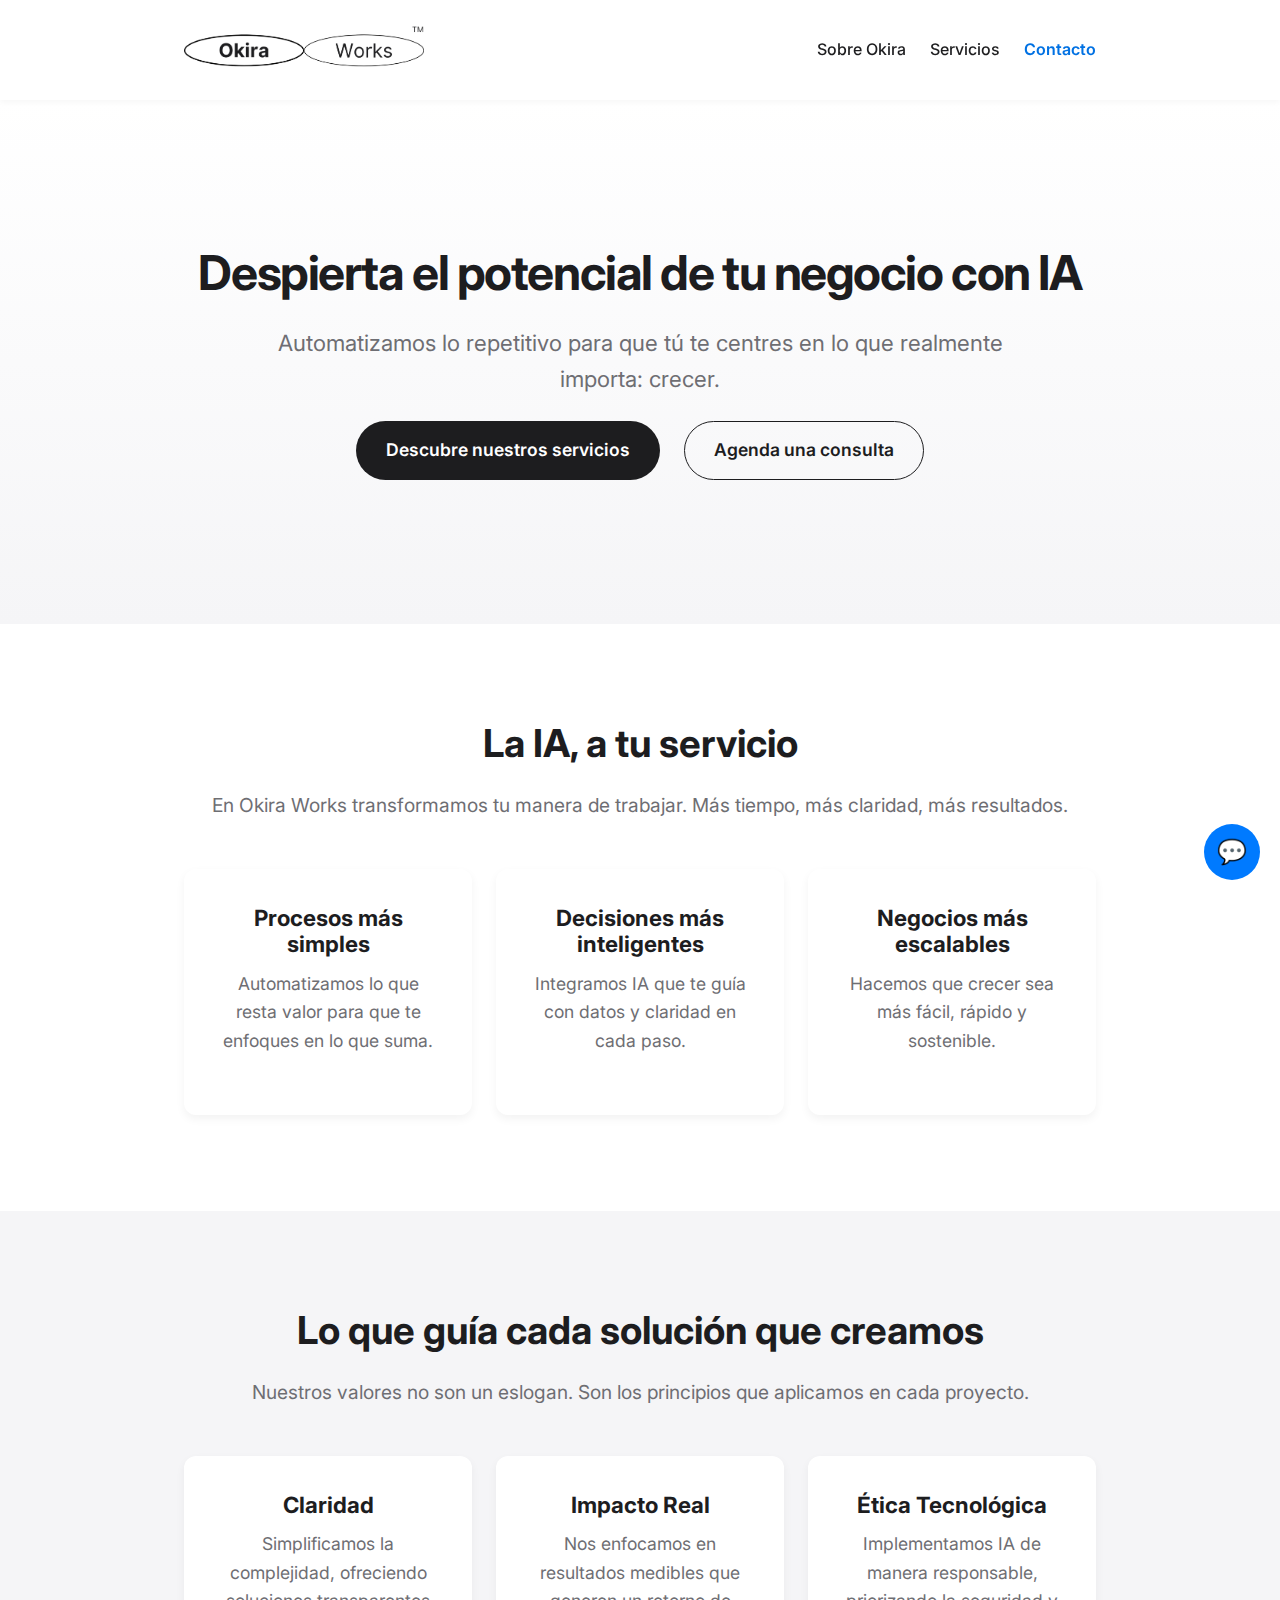
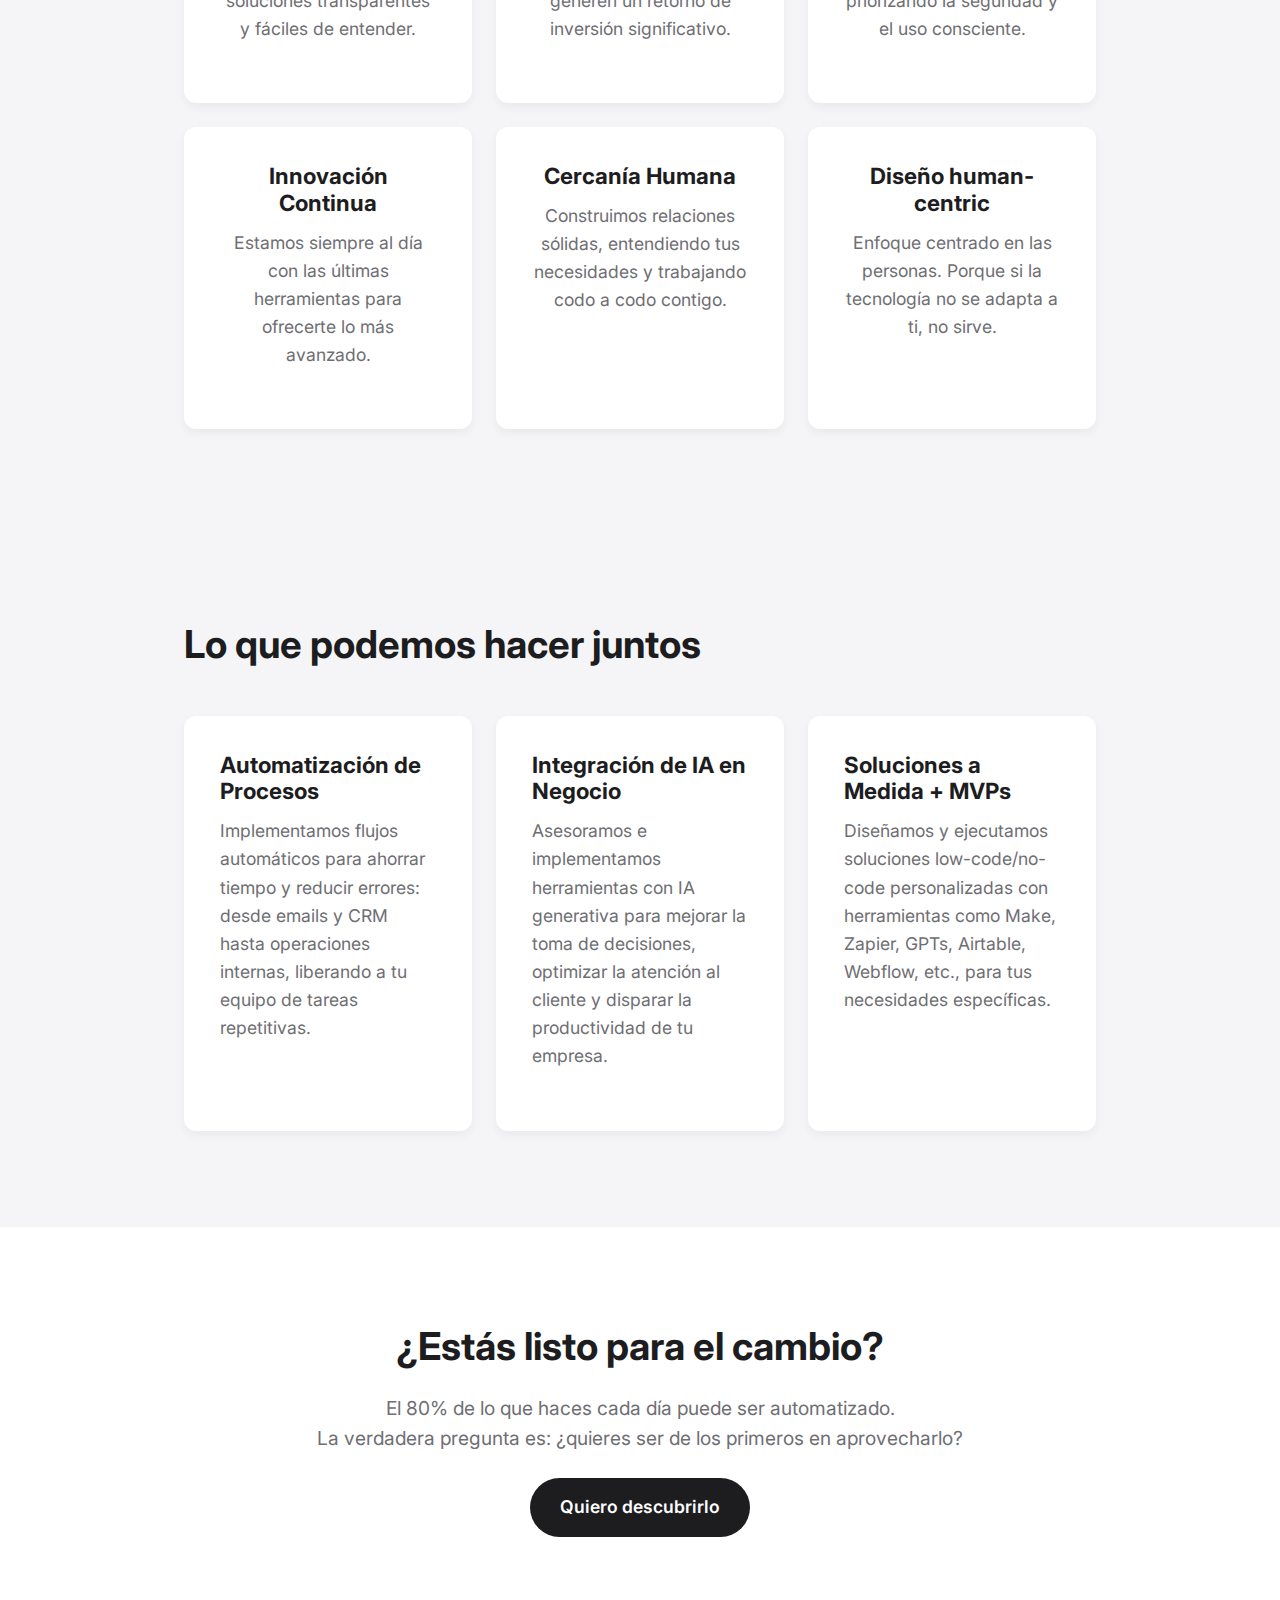
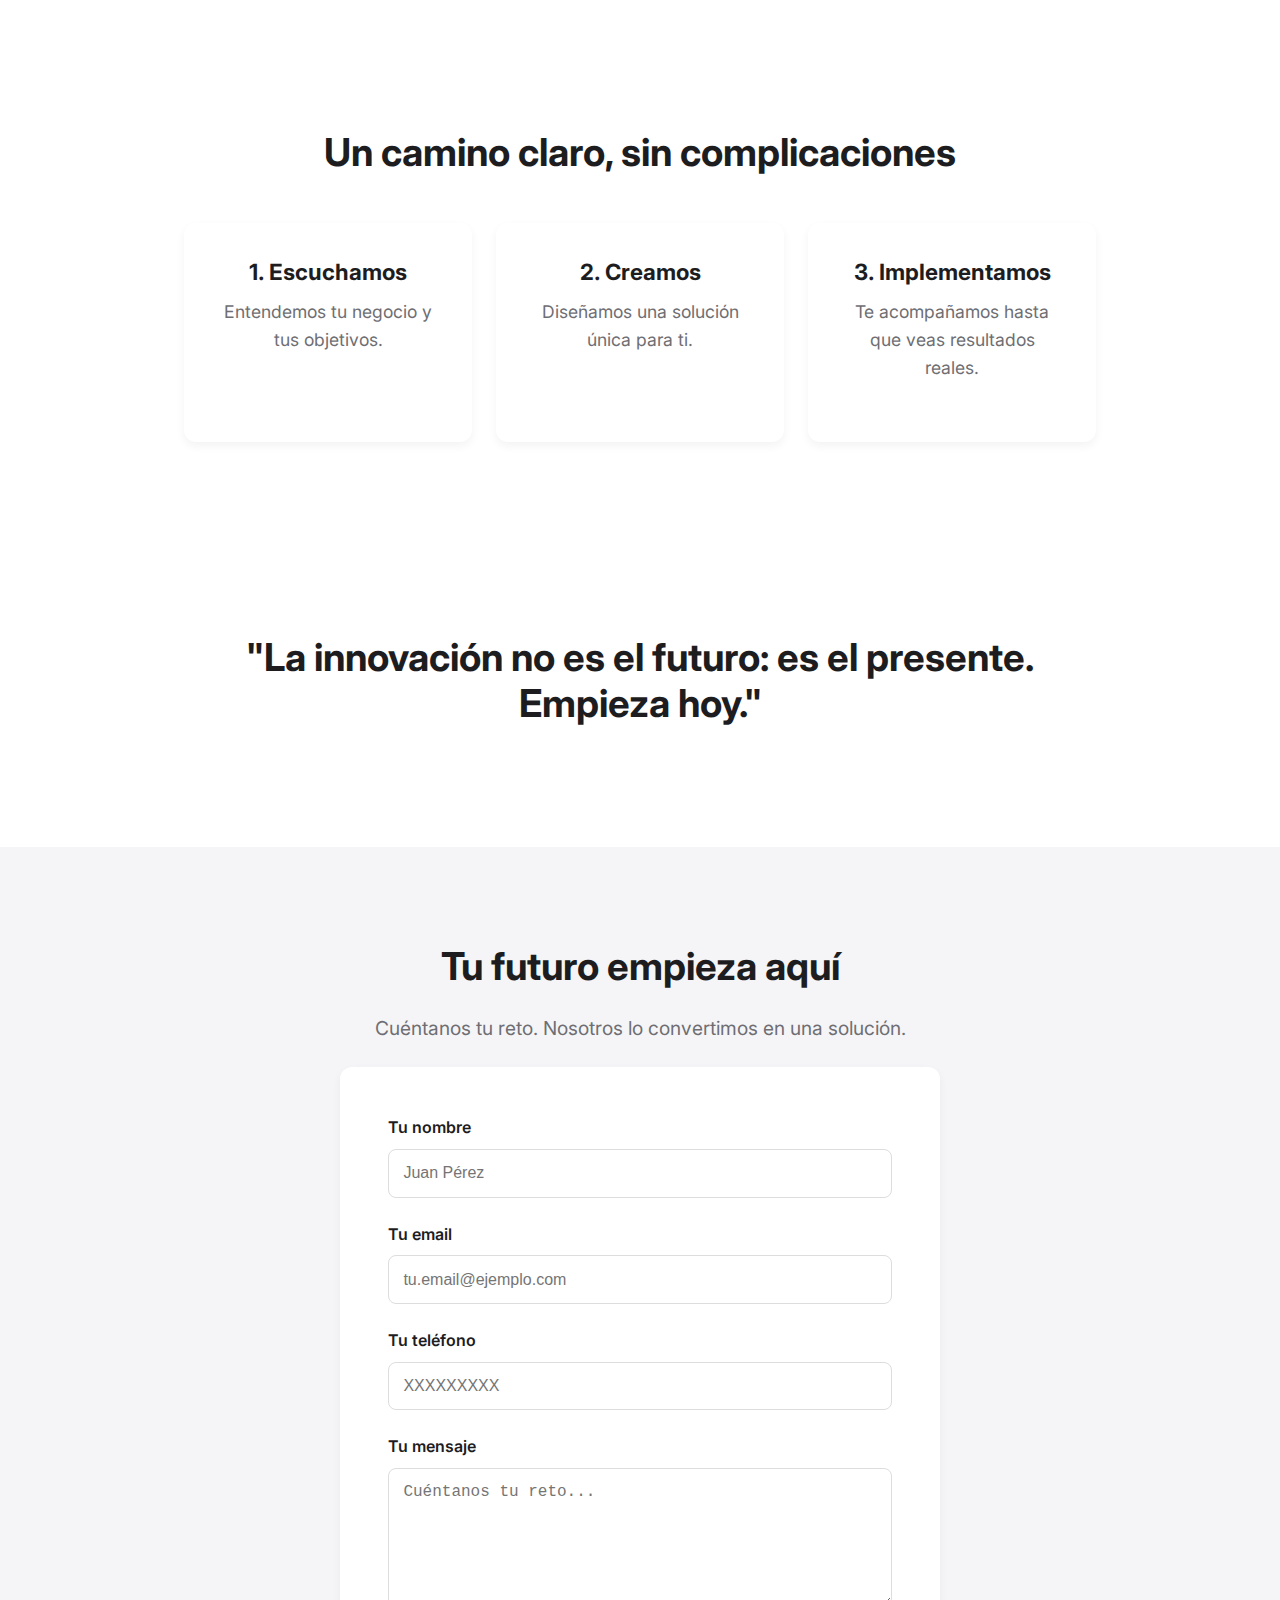
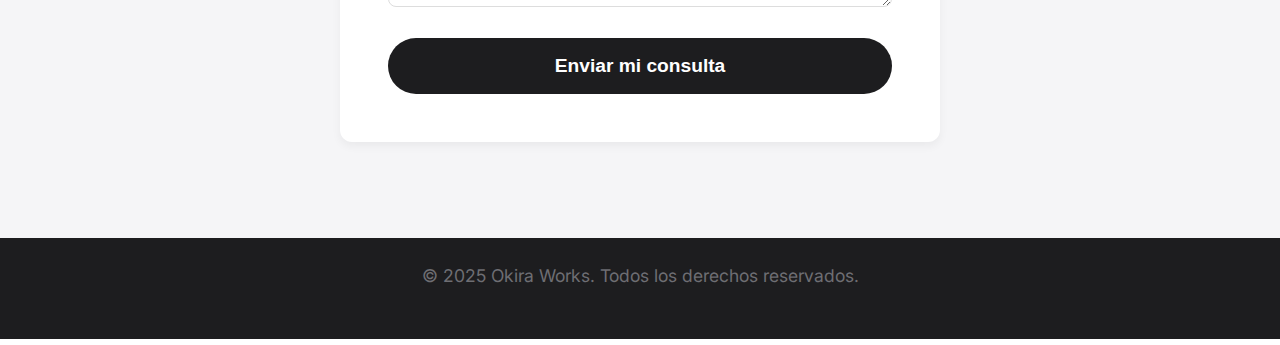
<file: index.html>
<!DOCTYPE html>
<html lang="es">

<head>
  <meta charset="UTF-8" />
  <meta name="viewport" content="width=device-width, initial-scale=1.0" />
  <title>Okira Works - Automatización y IA</title>
  <link href="https://fonts.googleapis.com/css2?family=Inter:wght@300;400;500;600;700;800&display=swap" rel="stylesheet">
  <!-- Enlace a tu archivo CSS externo -->
  <link rel="stylesheet" href="style.css">
</head>

<body>
  <!-- Navegación principal -->
  <nav class="navbar">
    <div class="container">
<a href="#" class="logo">
  <img src="Okira_Works_logo_classic_recortado.png" alt="Okira Works" style="height: 60px;">
</a>
      <ul class="nav-links">
        <li><a href="#sobre">Sobre Okira</a></li>
        <li><a href="#servicios">Servicios</a></li>
        <li><a href="#contacto" class="nav-highlight">Contacto</a></li>
      </ul>
    </div>
  </nav>

  <!-- Sección principal (Hero Section) -->
  <header class="hero-section">
    <div class="container">
      <h1 class="hero-title">Despierta el potencial de tu negocio con IA</h1>
      <p class="hero-subtitle">Automatizamos lo repetitivo para que tú te centres en lo que realmente importa: crecer.</p>
      <div class="hero-actions">
        <a href="#servicios" class="btn btn-primary">Descubre nuestros servicios</a>
        <a href="#contacto" class="btn btn-secondary">Agenda una consulta</a>
      </div>
    </div>
  </header>

  <!-- Sobre Okira -->
  <section id="sobre" class="section-padded">
    <div class="container text-center">
      <h2 class="section-title">La IA, a tu servicio</h2>
      <p class="section-subtitle">En Okira Works transformamos tu manera de trabajar. Más tiempo, más claridad, más resultados.</p>
      <div class="values-grid">
        <div class="value-item">
          <h3>Procesos más simples</h3>
          <p>Automatizamos lo que resta valor para que te enfoques en lo que suma.</p>
        </div>
        <div class="value-item">
          <h3>Decisiones más inteligentes</h3>
          <p>Integramos IA que te guía con datos y claridad en cada paso.</p>
        </div>
        <div class="value-item">
          <h3>Negocios más escalables</h3>
          <p>Hacemos que crecer sea más fácil, rápido y sostenible.</p>
        </div>
      </div>
    </div>
  </section>

<!-- Sección Valores -->
<section id="valores" class="section-padded section-gray">
  <div class="container text-center">
    <h2 class="section-title">Lo que guía cada solución que creamos</h2>
    <p class="section-subtitle">Nuestros valores no son un eslogan. Son los principios que aplicamos en cada proyecto.</p>

    <div class="values-grid">
      <div class="value-item">
        <h3>Claridad</h3>
        <p>Simplificamos la complejidad, ofreciendo soluciones transparentes y fáciles de entender.</p>
      </div>
      <div class="value-item">
        <h3>Impacto Real</h3>
        <p>Nos enfocamos en resultados medibles que generen un retorno de inversión significativo.</p>
      </div>
      <div class="value-item">
        <h3>Ética Tecnológica</h3>
        <p>Implementamos IA de manera responsable, priorizando la seguridad y el uso consciente.</p>
      </div>
      <div class="value-item">
        <h3>Innovación Continua</h3>
        <p>Estamos siempre al día con las últimas herramientas para ofrecerte lo más avanzado.</p>
      </div>
      <div class="value-item">
        <h3>Cercanía Humana</h3>
        <p>Construimos relaciones sólidas, entendiendo tus necesidades y trabajando codo a codo contigo.</p>
      </div>
      <div class="value-item">
        <h3>Diseño human-centric</h3>
        <p>Enfoque centrado en las personas. Porque si la tecnología no se adapta a ti, no sirve.</p>
      </div>
    </div>
  </div>
</section>


  <!-- Sección Servicios -->
  <section id="servicios" class="section-padded section-gray">
    <div class="container">
      <h2 class="section-title">Lo que podemos hacer juntos</h2>
      <div class="services-grid">
        <div class="service-card">
          <h3>Automatización de Procesos</h3>
          <p>Implementamos flujos automáticos para ahorrar tiempo y reducir errores: desde emails y CRM hasta operaciones internas, liberando a tu equipo de tareas repetitivas.</p>
        </div>
        <div class="service-card">
          <h3>Integración de IA en Negocio</h3>
          <p>Asesoramos e implementamos herramientas con IA generativa para mejorar la toma de decisiones, optimizar la atención al cliente y disparar la productividad de tu empresa.</p>
        </div>
        <div class="service-card">
          <h3>Soluciones a Medida + MVPs</h3>
          <p>Diseñamos y ejecutamos soluciones low-code/no-code personalizadas con herramientas como Make, Zapier, GPTs, Airtable, Webflow, etc., para tus necesidades específicas.</p>
        </div>
      </div>
    </div>
  </section>

    <!-- Intriga -->
  <section id="intriga" class="section-padded text-center">
    <div class="container">
      <h2 class="section-title">¿Estás listo para el cambio?</h2>
      <p class="section-subtitle">El 80% de lo que haces cada día puede ser automatizado.<br>
        La verdadera pregunta es: ¿quieres ser de los primeros en aprovecharlo?</p>
      <a href="#contacto" class="btn btn-primary">Quiero descubrirlo</a>
    </div>
  </section>

   <!-- Método -->
  <section id="metodo" class="section-padded">
    <div class="container text-center">
      <h2 class="section-title">Un camino claro, sin complicaciones</h2>
      <div class="values-grid">
        <div class="value-item">
          <h3>1. Escuchamos</h3>
          <p>Entendemos tu negocio y tus objetivos.</p>
        </div>
        <div class="value-item">
          <h3>2. Creamos</h3>
          <p>Diseñamos una solución única para ti.</p>
        </div>
        <div class="value-item">
          <h3>3. Implementamos</h3>
          <p>Te acompañamos hasta que veas resultados reales.</p>
        </div>
      </div>
    </div>
  </section>

  <!-- Frase aspiracional -->
  <section class="section-padded text-center">
    <div class="container">
      <h2 class="section-title">"La innovación no es el futuro: es el presente. Empieza hoy."</h2>
    </div>
  </section> 

<!-- Contacto -->
<section id="contacto" class="section-padded section-gray">
  <div class="container">
    <h2 class="section-title text-center">Tu futuro empieza aquí</h2>
    <p class="section-subtitle text-center">
      Cuéntanos tu reto. Nosotros lo convertimos en una solución.
    </p>

    <!-- Formulario (sin action/method: lo envía el JS con fetch) -->
    <form id="contact-form-okira" class="contact-form" accept-charset="UTF-8" novalidate>
      <div class="form-group">
        <label for="nombre">Tu nombre</label>
        <input type="text" id="nombre" name="nombre" placeholder="Juan Pérez" required />
      </div>

      <div class="form-group">
        <label for="email">Tu email</label>
        <input type="email" id="email" name="email" placeholder="tu.email@ejemplo.com" required />
      </div>

      <div class="form-group">
        <label for="telefono">Tu teléfono</label>
        <input type="tel" id="telefono" name="telefono" placeholder="XXXXXXXXX" />
      </div>

      <div class="form-group">
        <label for="mensaje">Tu mensaje</label>
        <textarea id="mensaje" name="mensaje" rows="6" placeholder="Cuéntanos tu reto..." required></textarea>
      </div>

      <!-- Metadatos -->
      <input type="hidden" id="page_url" name="page_url" value="" />
      <input type="hidden" id="user_agent" name="user_agent" value="" />

      <!-- Honeypot anti-spam -->
      <div style="position:absolute;left:-5000px;" aria-hidden="true">
        <input type="text" name="website" tabindex="-1" autocomplete="off" />
      </div>

      <button type="submit" class="btn btn-primary" id="submit-btn">Enviar mi consulta</button>
      <div id="form-message" class="form-message hidden" aria-live="polite" style="margin-top:8px;"></div>
    </form>

    <script>
      document.addEventListener('DOMContentLoaded', () => {
        // ===== PRODUCCIÓN (workflow ACTIVO en n8n) =====
        const WEBHOOK_URL = "https://n8n.srv902914.hstgr.cloud/webhook/okiraworks/form-web";

        const form = document.getElementById("contact-form-okira");
        const msg = document.getElementById("form-message");
        const btn = document.getElementById("submit-btn");

        // Metadatos
        document.getElementById("page_url").value = location.href;
        document.getElementById("user_agent").value = navigator.userAgent;

        // Envío del formulario
        form.addEventListener("submit", async (e) => {
          e.preventDefault();

          btn.disabled = true; btn.style.opacity = "0.7";
          msg.classList.remove("hidden");
          msg.style.color = "#333";
          msg.textContent = "Enviando…";

          const data = new URLSearchParams(new FormData(form));
          console.log("[OKIRA] POST", WEBHOOK_URL, data.toString());

          try {
            const res = await fetch(WEBHOOK_URL, {
              method: "POST",
              headers: { "Content-Type": "application/x-www-form-urlencoded" },
              body: data.toString(),
            });

            if (!res.ok) throw new Error("HTTP " + res.status);

            let out = null;
            try { out = await res.json(); } catch (_) {}

            msg.style.color = "#1a7f37";
            msg.textContent = (out && out.mensaje) ? out.mensaje : "¡Gracias! Tu consulta fue enviada.";
            form.reset();
          } catch (err) {
            console.error("[OKIRA] Error fetch:", err);
            msg.style.color = "#b00020";
            msg.textContent = "Hubo un problema al enviar tu mensaje. Inténtalo de nuevo.";
          } finally {
            btn.disabled = false; btn.style.opacity = "1";
          }
        });
      });
    </script>
  </div>
</section>


<script>
  // Rellena automáticamente los campos ocultos
  document.getElementById("page_url").value = location.href;
  document.getElementById("user_agent").value = navigator.userAgent;
</script>

  <!-- Footer -->
  <footer>
    <div class="container">
      <p>&copy; 2025 Okira Works. Todos los derechos reservados.</p>
    </div>
  </footer>

  <script src="script.js"></script>
</body>
</html>

<!-- Asistente Okira -->
<style>
  #okira-bot {
    position: fixed;
    bottom: 20px;
    right: 20px;
    z-index: 9999;
  }

  #okira-chat {
    display: none;
    position: fixed;
    bottom: 80px;
    right: 20px;
    width: 320px;
    max-height: 450px;
    background: white;
    border: 1px solid #ccc;
    border-radius: 12px;
    box-shadow: 0 4px 16px rgba(0,0,0,0.2);
    font-family: 'Inter', sans-serif;
    flex-direction: column;
    overflow: hidden;
  }

  #okira-header {
    background: #007aff;
    color: white;
    padding: 10px;
    font-weight: 600;
    text-align: center;
  }

  #okira-messages {
    padding: 10px;
    height: 300px;
    overflow-y: auto;
    font-size: 14px;
  }

  #okira-input {
    display: flex;
    border-top: 1px solid #eee;
  }

  #okira-input input {
    flex: 1;
    border: none;
    padding: 10px;
  }

  #okira-input button {
    background: #007aff;
    color: white;
    border: none;
    padding: 10px 14px;
    cursor: pointer;
  }

  .okira-msg {
    margin-bottom: 8px;
  }

  .okira-user span {
    background: #007aff;
    color: white;
    padding: 8px 12px;
    border-radius: 18px;
    float: right;
    clear: both;
  }

  .okira-bot span {
    background: #f1f1f1;
    padding: 8px 12px;
    border-radius: 18px;
    float: left;
    clear: both;
  }
</style>

<div id="okira-bot">
  <button onclick="toggleChat()" style="background:#007aff;color:white;border:none;border-radius:50%;width:56px;height:56px;font-size:24px;">💬</button>
</div>

<div id="okira-chat">
  <div id="okira-header">Okira Asistente</div>
  <div id="okira-messages"></div>
  <div id="okira-input">
    <input type="text" id="okira-text" placeholder="Escribe tu mensaje..." />
    <button onclick="sendToOkira()">➤</button>
  </div>
</div>

<script>
  const chatBox = document.getElementById('okira-chat');
  const messagesBox = document.getElementById('okira-messages');
  const inputField = document.getElementById('okira-text');

  function toggleChat() {
    chatBox.style.display = chatBox.style.display === 'flex' ? 'none' : 'flex';
    chatBox.style.flexDirection = 'column';
  }

  function addMessage(text, sender) {
    const msg = document.createElement('div');
    msg.className = `okira-msg okira-${sender}`;
    msg.innerHTML = `<span>${text}</span>`;
    messagesBox.appendChild(msg);
    messagesBox.scrollTop = messagesBox.scrollHeight;
  }

  async function sendToOkira() {
    const text = inputField.value.trim();
    if (!text) return;
    addMessage(text, 'user');
    inputField.value = '';

    try {
      const res = await fetch('https://TU_DOMINIO/webhook/asistente-web', {
        method: 'POST',
        headers: { 'Content-Type': 'application/json' },
        body: JSON.stringify({ message: text })
      });
      const data = await res.json();
      const reply = data.respuesta || 'Lo siento, hubo un problema.';
      addMessage(reply, 'bot');
    } catch (err) {
      console.error(err);
      addMessage('Error al conectar con el asistente.', 'bot');
    }
  }

  inputField.addEventListener('keypress', function(e) {
    if (e.key === 'Enter') sendToOkira();
  });
</script>


<!-- Enlace a tu archivo JavaScript externo -->
<script src="script.js"></script>

</body>
</html>
</file>
<file: style.css>
:root {
  --color-primary: #0071E3; /* Azul Apple */
  --color-secondary: #F5F5F7; /* Gris claro */
  --color-dark: #1D1D1F; /* Negro carbón */
  --color-medium: #6E6E73; /* Gris oscuro */
  --color-light: #FFFFFF; /* Blanco */
  --font-inter: 'Inter', sans-serif;
  --max-width: 960px;
  --spacing-unit: 1.5rem;
}

/* Reset & Base */
* {
  margin: 0;
  padding: 0;
  box-sizing: border-box;
}

body {
  font-family: var(--font-inter);
  background: var(--color-light);
  color: var(--color-dark);
  line-height: 1.6;
  -webkit-font-smoothing: antialiased;
  -moz-osx-font-smoothing: grayscale;
}

.container {
  max-width: var(--max-width);
  margin: 0 auto;
  padding: 0 var(--spacing-unit);
}

h1, h2, h3 {
  font-weight: 700;
  line-height: 1.2;
  color: var(--color-dark);
  margin-bottom: calc(var(--spacing-unit) / 2);
}

h1 { font-size: 3.2rem; letter-spacing: -0.03em; }
h2 { font-size: 2.4rem; }
h3 { font-size: 1.4rem; }

p {
  font-size: 1.1rem;
  margin-bottom: var(--spacing-unit);
  color: var(--color-medium);
}

.section-title { margin-bottom: var(--spacing-unit); }
.section-subtitle {
  font-size: 1.2rem;
  font-weight: 400;
  color: var(--color-medium);
  margin-bottom: var(--spacing-unit);
}

/* Layout */
.section-padded { padding: calc(var(--spacing-unit) * 4) 0; }
.section-gray { background-color: var(--color-secondary); }
.text-center { text-align: center; }

/* Navbar */
.navbar {
  background: rgba(255, 255, 255, 0.95);
  padding: 1rem 0;
  position: sticky;
  top: 0;
  z-index: 999;
  box-shadow: 0 2px 6px rgba(0,0,0,0.04);
  backdrop-filter: blur(10px);
}

.navbar .container {
  display: flex;
  justify-content: space-between;
  align-items: center;
}

.logo img { height: 40px; }

.nav-links {
  list-style: none;
  display: flex;
  gap: var(--spacing-unit);
}

.nav-links a {
  color: var(--color-dark);
  text-decoration: none;
  font-weight: 500;
  transition: color 0.2s;
}

.nav-links a:hover {
  color: var(--color-primary);
}

/* Hero */
.hero-section {
  padding: calc(var(--spacing-unit) * 6) var(--spacing-unit);
  text-align: center;
  background: linear-gradient(180deg, var(--color-light), var(--color-secondary));
}

.hero-title {
  font-size: 3rem;
  margin-bottom: var(--spacing-unit);
}

.hero-subtitle {
  font-size: 1.4rem;
  color: var(--color-medium);
  max-width: 800px;
  margin: 0 auto var(--spacing-unit);
}

.hero-actions {
  display: flex;
  justify-content: center;
  gap: var(--spacing-unit);
  flex-wrap: wrap;
}

/* Buttons */
.btn {
  display: inline-block;
  padding: 0.9rem 1.8rem;
  font-size: 1.1rem;
  font-weight: 600;
  border-radius: 9999px;
  border: 1px solid transparent;
  text-decoration: none;
  transition: all 0.2s;
  cursor: pointer;
}

.btn-primary {
  background: var(--color-dark);
  color: var(--color-light);
}

.btn-primary:hover {
  background: var(--color-primary);
}

.btn-secondary {
  background: transparent;
  color: var(--color-dark);
  border: 1px solid var(--color-dark);
}

.btn-secondary:hover {
  background: var(--color-dark);
  color: var(--color-light);
}

.btn-small {
  padding: 0.6rem 1.2rem;
  font-size: 0.9rem;
}

/* Cards */
.values-grid, .services-grid {
  display: grid;
  grid-template-columns: repeat(auto-fit, minmax(280px, 1fr));
  gap: var(--spacing-unit);
  margin-top: calc(var(--spacing-unit) * 2);
}

.value-item, .service-card {
  background: var(--color-light);
  border-radius: 12px;
  padding: calc(var(--spacing-unit) * 1.5);
  box-shadow: 0 4px 10px rgba(0,0,0,0.05);
  transition: transform 0.2s;
}

.value-item:hover, .service-card:hover {
  transform: translateY(-4px);
}

/* Contacto */
.contact-form {
  max-width: 600px;
  margin: 0 auto;
  background: var(--color-light);
  padding: calc(var(--spacing-unit) * 2);
  border-radius: 12px;
  box-shadow: 0 4px 10px rgba(0,0,0,0.05);
}

.form-group {
  margin-bottom: var(--spacing-unit);
}

label {
  display: block;
  font-weight: 600;
  margin-bottom: 0.5rem;
  color: var(--color-dark);
}

input, textarea {
  width: 100%;
  padding: 0.9rem;
  font-size: 1rem;
  border: 1px solid #ddd;
  border-radius: 8px;
  transition: border 0.2s, box-shadow 0.2s;
}

input:focus, textarea:focus {
  border-color: var(--color-primary);
  box-shadow: 0 0 0 3px rgba(0,113,227,0.2);
  outline: none;
}

textarea {
  resize: vertical;
  min-height: 120px;
}

.contact-form button {
  width: 100%;
  padding: 1rem;
  font-size: 1.2rem;
}

/* Mensaje */
.form-message {
  margin-top: var(--spacing-unit);
  padding: 0.9rem;
  border-radius: 8px;
  font-weight: 500;
  text-align: center;
  display: none;
}

.form-message.success {
  background: #e6ffe6;
  color: #008000;
  display: block;
}

.form-message.error {
  background: #ffe6e6;
  color: #cc0000;
  display: block;
}

/* Footer */
footer {
  background: var(--color-dark);
  color: var(--color-light);
  padding: var(--spacing-unit);
  text-align: center;
  font-size: 0.9rem;
}

/* Responsive */
@media (max-width: 768px) {
  h1 { font-size: 2.2rem; }
  h2 { font-size: 1.6rem; }
  .hero-title { font-size: 2.5rem; }
}

.nav-links a.nav-highlight {
  font-weight: 600;
  color: var(--color-primary);
}

.value-item:hover h3,
.service-card:hover h3 {
  color: var(--color-primary);
}

.logo-img {
  height: auto;
  max-height: 60px;
  width: auto;
  max-width: 100%;
  display: block;
}
</file>
